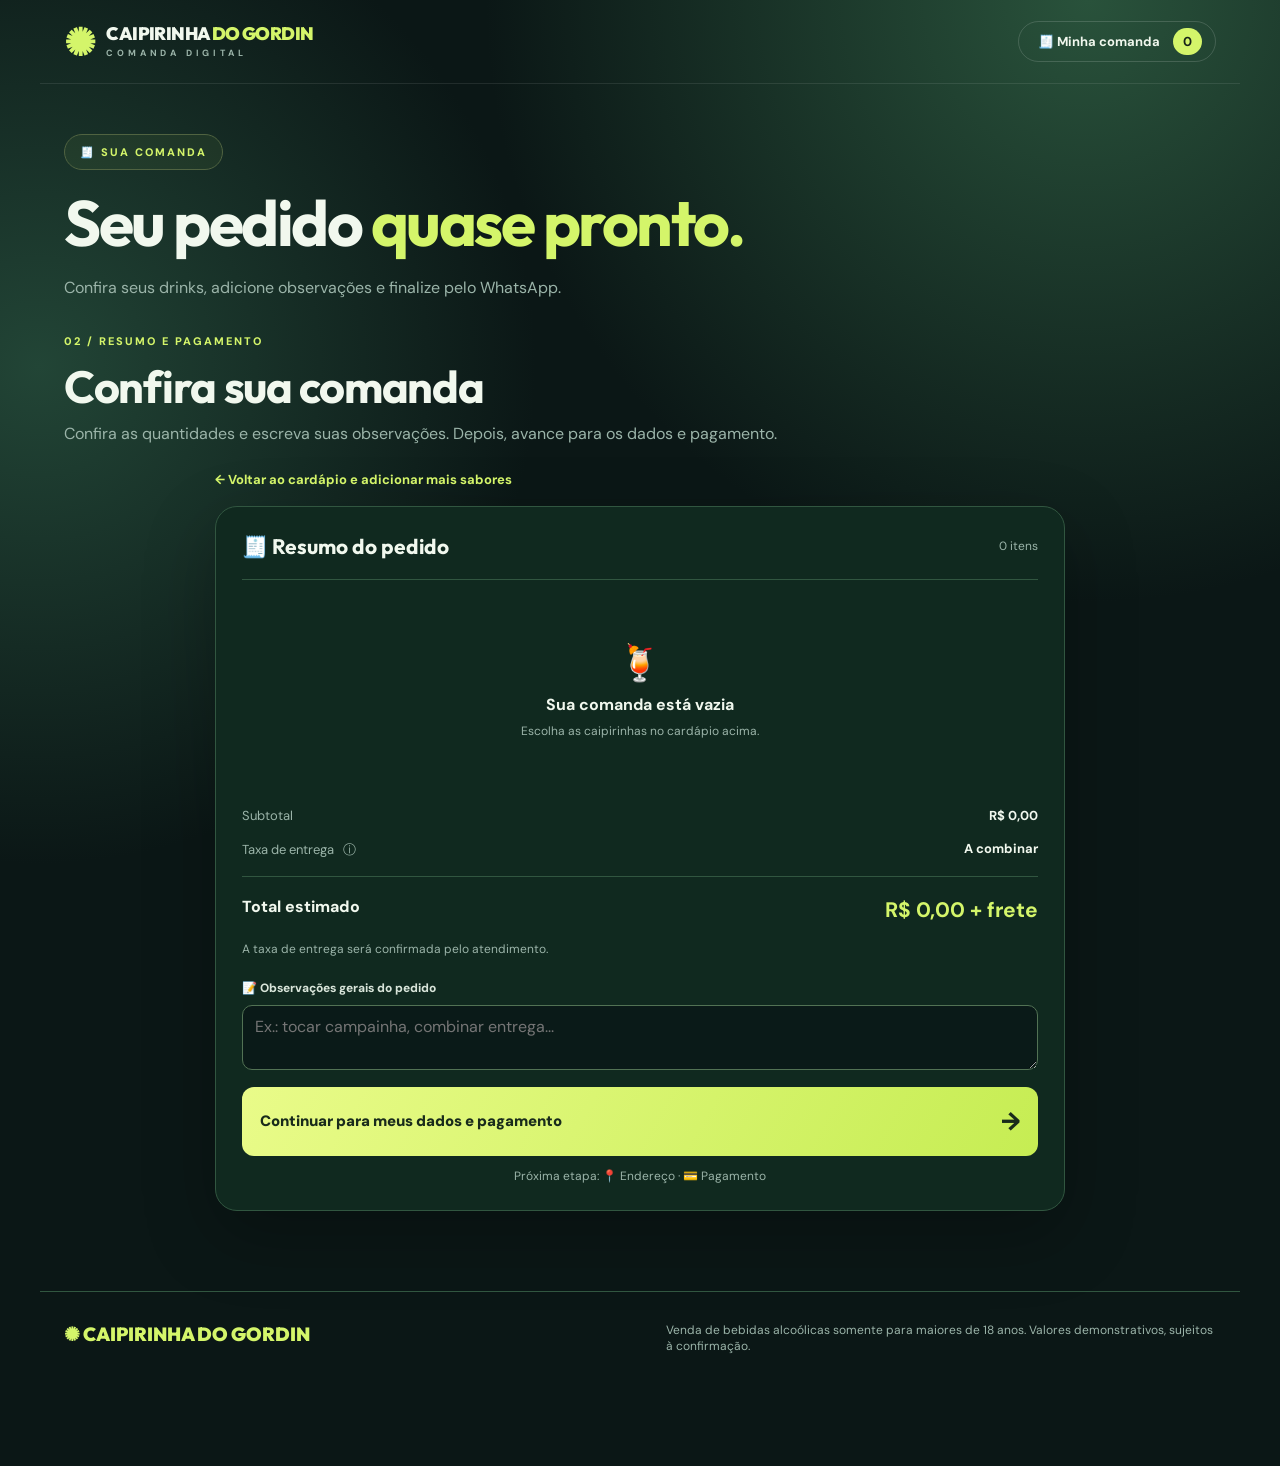
<file: resumo.html>
<!doctype html>
<html lang="pt-BR">
<head>
<meta charset="utf-8"><meta name="viewport" content="width=device-width,initial-scale=1"><meta name="theme-color" content="#0b1716">
<title>Caipirinha do Gordin | Resumo da comanda</title>
<meta name="description" content="Escolha seus sabores de caipirinha e envie o pedido pelo WhatsApp.">
<link rel="preconnect" href="https://images.unsplash.com">
<link rel="stylesheet" href="style.css">
</head>
<body data-page="summary"><header class="topbar"><a class="brand" href="index.html"><span class="brand-icon">✺</span><span>CAIPIRINHA<span class="brand-accent"> DO GORDIN</span><small>COMANDA DIGITAL</small></span></a><a class="top-cart" href="resumo.html">🧾 Minha comanda <span id="cartCount">0</span></a></header><main><section class="summary-intro wrap"><span class="eyebrow">🧾 SUA COMANDA</span><h1>Seu pedido <em>quase pronto.</em></h1><p>Confira seus drinks, adicione observações e finalize pelo WhatsApp.</p></section><section class="order-area wrap" id="pedido"><div class="section-head"><div><span class="kicker">02 / RESUMO E PAGAMENTO</span><h2>Confira sua comanda</h2><p>Confira as quantidades e escreva suas observações. Depois, avance para os dados e pagamento.</p></div></div><div class="checkout-grid"><a class="back-to-menu" href="index.html">← Voltar ao cardápio e adicionar mais sabores</a><section class="panel basket" id="summaryPanel"><div class="panel-head"><h3>🧾 Resumo do pedido</h3><span id="itemIndicator">0 itens</span></div><div id="basketItems" class="basket-items"></div><div class="basket-totals"><div><span>Subtotal</span><strong id="subtotal">R$ 0,00</strong></div><div><span>Taxa de entrega <button class="info-btn" type="button" title="Defina a taxa em config.js">ⓘ</button></span><strong id="deliveryPrice">A combinar</strong></div><div class="grand"><span>Total estimado</span><strong id="grandTotal">R$ 0,00</strong></div></div><p id="deliveryNote" class="tiny-note">A taxa de entrega será confirmada pelo atendimento.</p>
<div class="field order-note-field"><label for="notes">📝 Observações gerais do pedido</label><textarea id="notes" name="notes" rows="2" maxlength="400" placeholder="Ex.: tocar campainha, combinar entrega..."></textarea></div>
<button type="button" class="checkout-btn proceed-btn" id="continueOrder">Continuar para meus dados e pagamento <span>→</span></button><p class="next-hint">Próxima etapa: 📍 Endereço · 💳 Pagamento</p></section>
<section class="panel form-panel" id="detailsPanel" hidden><div class="panel-head"><h3>📍 Seus dados</h3><button type="button" id="backToCart" class="back-btn">← Voltar à comanda</button></div><div class="step-hint">ETAPA 2 DE 2 · ENTREGA E PAGAMENTO</div><form id="orderForm" novalidate><div class="field"><label for="customer">Seu nome *</label><input id="customer" name="customer" placeholder="Como podemos chamar você?" autocomplete="name" required maxlength="90"></div><div class="form-grid"><div class="field"><label for="phone">WhatsApp para contato *</label><input id="phone" name="phone" inputmode="tel" type="tel" placeholder="(00) 99999-9999" autocomplete="tel" required maxlength="20"></div><div class="field"><label for="district">Bairro *</label><input id="district" name="district" placeholder="Seu bairro" required maxlength="90"></div></div><div class="form-grid street-grid"><div class="field"><label for="street">Rua *</label><input id="street" name="street" placeholder="Nome da rua" required maxlength="120"></div><div class="field"><label for="number">Número *</label><input id="number" name="number" placeholder="Nº" required maxlength="16"></div></div><div class="field"><label for="reference">Ponto de referência</label><input id="reference" name="reference" placeholder="Próximo à praça, portão azul..." maxlength="160"></div>
<div class="payment-title"><h3>💳 Forma de pagamento</h3><p>Escolha como deseja pagar.</p></div><div class="payment-options" role="radiogroup" aria-label="Forma de pagamento"><label class="pay-option"><input type="radio" name="payment" value="pix" checked><span>◈</span><strong>Pix</strong><small>Copiar chave</small></label><label class="pay-option"><input type="radio" name="payment" value="cash"><span>▣</span><strong>Dinheiro</strong><small>Calcular troco</small></label><label class="pay-option"><input type="radio" name="payment" value="card"><span>▤</span><strong>Cartão</strong><small>Na entrega</small></label></div>
<div class="pay-details" id="pixDetails"><div class="mini-eyebrow">1 · COPIE SUA CHAVE PIX</div><div class="pix-key"><code id="pixKeyText"></code><button type="button" id="copyPix" class="copy-btn">Copiar</button></div><div class="mini-eyebrow">2 · INFORMAÇÕES DO RECEBEDOR</div><div class="receiver"><span>Nome</span><strong id="pixRecipient"></strong><span>Instituição</span><strong id="pixBank"></strong></div><div class="mini-eyebrow">3 · ENVIE O COMPROVANTE</div><p class="note">Depois de realizar a transferência no seu banco, envie o pedido pelo WhatsApp e anexe o comprovante na conversa. A cópia da chave não confirma pagamento.</p></div>
<div class="pay-details" id="cashDetails" hidden><div class="field"><label for="cashAmount">Valor que vai entregar (R$) *</label><input id="cashAmount" type="text" inputmode="decimal" placeholder="Ex.: 100,00"></div><div class="change-row"><span>Troco estimado</span><strong id="changeAmount">R$ 0,00</strong></div><p class="note">O troco considera o total exibido. Se a taxa de entrega estiver a combinar, o valor final e o troco precisam ser confirmados.</p></div>
<div class="pay-details" id="cardDetails" hidden><p class="note">💳 Você paga com cartão na entrega. A disponibilidade da maquininha e a bandeira serão confirmadas no atendimento.</p><div class="field"><label for="cardType">Preferência de cartão</label><select id="cardType"><option value="Não informada">Selecionar (opcional)</option><option value="Débito">Débito</option><option value="Crédito">Crédito</option></select></div></div>
<label class="age-check"><input type="checkbox" id="adultConfirm" required> Confirmo que tenho 18 anos ou mais. *</label>
<p id="formStatus" class="form-status" aria-live="polite"></p><button type="submit" class="checkout-btn" id="sendOrder">Enviar comanda pelo WhatsApp <span>↗</span></button><button type="button" id="previewOrder" class="preview-btn">Visualizar mensagem do pedido</button></form></section></div></section>
</main><dialog id="previewDialog"><div class="dialog-head"><h3>Prévia da comanda</h3><button id="closeDialog" aria-label="Fechar">✕</button></div><pre id="previewText"></pre><button type="button" id="copyMessage" class="checkout-btn">Copiar mensagem</button></dialog><footer class="footer-info wrap"><span>✺ CAIPIRINHA DO GORDIN</span><p>Venda de bebidas alcoólicas somente para maiores de 18 anos. Valores demonstrativos, sujeitos à confirmação.</p></footer><div id="toast" class="toast" role="status" aria-live="polite"></div><script src="config.js"></script><script src="app.js"></script></body></html>
</file>
<file: style.css>
@import url('https://fonts.googleapis.com/css2?family=DM+Sans:wght@400;500;600;700;800&family=Outfit:wght@400;500;600;700;800;900&display=swap');
:root{--bg:#0b1716;--surface:#122321;--surface2:#172d29;--edge:#29423a;--text:#f1f8ee;--muted:#9bb4a9;--lime:#cbef66;--yellow:#f8da8c;--green:#86c585}*{box-sizing:border-box}html{scroll-behavior:smooth}body{margin:0;background:radial-gradient(ellipse 60% 38% at 90% 2%,#244733 0,transparent 70%),var(--bg);font-family:'DM Sans',sans-serif;color:var(--text)}button,input,select,textarea{font:inherit}button{cursor:pointer}a{color:inherit;text-decoration:none}.wrap{max-width:1200px;margin:auto;padding-left:24px;padding-right:24px}.topbar{height:84px;max-width:1200px;margin:auto;display:flex;align-items:center;justify-content:space-between;padding:0 24px;border-bottom:1px solid #ffffff17}.brand{display:flex;align-items:center;gap:11px;font-family:Outfit,sans-serif;font-size:25px;font-weight:900;letter-spacing:-1.4px;line-height:1}.brand-icon{font-size:38px;color:var(--lime)}.brand-accent{color:var(--lime)}.brand small{display:block;font:700 9px 'DM Sans',sans-serif;letter-spacing:3.8px;color:var(--muted);margin-top:4px}.top-cart{border:1px solid #ffffff26;border-radius:40px;padding:11px 13px 11px 19px;font-size:13px;font-weight:700}.top-cart span{background:var(--lime);color:#172419;padding:5px 10px;border-radius:50px;margin-left:10px}.hero{display:grid;grid-template-columns:1fr 1fr;min-height:570px;align-items:center;gap:56px;padding-top:60px;padding-bottom:75px}.eyebrow,.kicker,.mini-eyebrow{font-size:11px;font-weight:800;letter-spacing:2px;color:var(--lime)}.eyebrow{display:inline-flex;gap:9px;align-items:center;border:1px solid #506341;border-radius:40px;padding:10px 15px;background:#bde85c0f}.status-dot{width:7px;height:7px;border-radius:50%;background:var(--lime);box-shadow:0 0 12px var(--lime)}h1,h2,h3,p{margin-top:0}h1,h2,h3{font-family:Outfit,sans-serif}h1{font-size:clamp(55px,6vw,94px);letter-spacing:-5px;line-height:.98;margin:30px 0 25px}h1 em{font-style:normal;color:var(--lime)}.hero p{color:var(--muted);line-height:1.8;font-size:16px;max-width:480px}.hero-action{display:inline-flex;gap:46px;align-items:center;background:var(--lime);border-radius:12px;color:#152316;font-weight:800;padding:17px 22px;margin:15px 0 28px;transition:transform .2s}.hero-action:hover,.add-btn:hover,.checkout-btn:hover{transform:translateY(-2px)}.hero-action span{font-size:24px}.hero-tags{display:flex;gap:20px;flex-wrap:wrap;color:var(--muted);font-size:12px}.hero-art{height:460px;position:relative;border-radius:32px;background:linear-gradient(140deg,#416b30,#122d1f);padding:12px;box-shadow:0 35px 90px #0007;transform:rotate(2deg)}.hero-art>img{height:100%;width:100%;object-fit:cover;border-radius:23px}.hero-art::before{content:'✺';position:absolute;z-index:1;font-size:78px;right:-25px;top:-44px;color:var(--lime)}.float-pill{position:absolute;bottom:25px;left:-28px;background:#effbd5;color:#233a29;padding:17px 23px;border-radius:14px;font-weight:900;box-shadow:0 12px 30px #0006;font-size:13px}.catalog{padding-top:38px;padding-bottom:75px}.section-head{display:flex;align-items:center;justify-content:space-between;margin-bottom:27px;gap:16px}.section-head h2{font-size:clamp(30px,4vw,45px);letter-spacing:-1.5px;margin:8px 0}.section-head p{color:var(--muted);margin:0}.pill{background:#20382b;border:1px solid #536a3e;color:#dcefad;border-radius:99px;padding:10px 16px;font-size:12px;font-weight:700}.product-grid{display:grid;grid-template-columns:repeat(3,minmax(0,1fr));gap:20px}.product-card{overflow:hidden;background:var(--surface);border:1px solid var(--edge);border-radius:22px;transition:transform .2s,border-color .2s}.product-card:hover{transform:translateY(-4px);border-color:#799650}.product-image{height:207px;position:relative;background:radial-gradient(circle,#567b49,#263b2a);overflow:hidden}.product-image img{width:100%;height:100%;object-fit:cover}.emoji-fallback{display:none;font-size:85px;position:absolute;inset:0;place-items:center}.image-fallback .emoji-fallback{display:grid}.photo-tag{position:absolute;top:16px;left:16px;border-radius:20px;background:#c8ee6e;color:#1f311b;font-size:10px;font-weight:900;letter-spacing:1px;padding:8px 11px}.product-body{padding:22px}.product-top{display:flex;justify-content:space-between;gap:10px}.product-top h3{font-size:20px;line-height:1.1;margin:0}.product-top strong{white-space:nowrap;color:var(--lime);font-size:17px}.product-body p{margin:12px 0 20px;color:var(--muted);font-size:13px;min-height:18px}.product-body label,.field label{display:block;font-size:12px;font-weight:800;margin:0 0 9px;color:#d8e4d9}.product-body select,.field input,.field select,.field textarea{width:100%;background:#0a1a18;color:var(--text);border:1px solid #385148;border-radius:10px;padding:13px;outline:none}.product-body select:focus,.field input:focus,.field textarea:focus,.field select:focus{border-color:var(--lime)}.product-actions{display:flex;gap:12px;margin-top:18px}.stepper{display:flex;align-items:center;background:#0b1b17;border:1px solid #365147;border-radius:10px}.stepper button{width:33px;border:0;background:transparent;color:var(--text);font-size:19px}.stepper output{width:24px;text-align:center;font-weight:800}.add-btn{flex:1;background:var(--lime);color:#18251a;font-size:13px;font-weight:900;border:0;border-radius:10px;padding:13px 8px;transition:transform .2s}.order-area{padding-top:35px;padding-bottom:80px}.checkout-grid{display:grid;grid-template-columns:0.92fr 1.08fr;gap:22px;align-items:start}.panel{background:var(--surface);border:1px solid var(--edge);border-radius:22px;padding:26px}.panel-head{display:flex;justify-content:space-between;gap:10px;align-items:center;border-bottom:1px solid var(--edge);padding-bottom:20px;margin-bottom:22px}.panel-head h3{margin:0;font-size:21px}.panel-head span{font-size:12px;color:var(--muted)}.basket-line{display:flex;align-items:center;gap:12px;border-bottom:1px solid #ffffff14;padding:16px 0}.basket-line>strong{font-size:13px;white-space:nowrap;margin-left:auto}.basket-emoji{font-size:27px;background:#254030;border-radius:11px;padding:11px}.basket-description{display:flex;flex-direction:column;gap:5px;flex:1}.basket-description strong{font-size:13px}.basket-description small{font-size:11px;color:var(--muted)}.basket-description button{align-self:flex-start;background:transparent;border:0;padding:0;color:#f7baaa;font-size:11px}.empty-basket{text-align:center;padding:38px 15px;color:var(--muted);font-size:35px}.empty-basket strong{font-size:16px;display:block;color:var(--text);margin:8px 0}.empty-basket p{font-size:12px}.basket-totals{margin-top:18px}.basket-totals>div{display:flex;justify-content:space-between;margin:16px 0;color:var(--muted);font-size:13px}.basket-totals strong{color:var(--text)}.basket-totals .grand{border-top:1px solid var(--edge);padding-top:19px;color:var(--text);font-weight:800;font-size:16px}.grand strong{font-size:21px;color:var(--lime)}.tiny-note,.note{font-size:12px;line-height:1.65;color:var(--muted)}.info-btn{border:0;background:transparent;color:var(--muted)}.field{margin-bottom:17px}.form-grid{display:grid;grid-template-columns:1fr 1fr;gap:14px}.street-grid{grid-template-columns:3fr 1fr}textarea{resize:vertical}.payment-title{margin:32px 0 15px}.payment-title h3{margin-bottom:5px;font-size:21px}.payment-title p{font-size:12px;color:var(--muted)}.payment-options{display:grid;grid-template-columns:repeat(3,minmax(0,1fr));gap:9px}.pay-option{border:1px solid #385148;padding:14px 8px;border-radius:12px;display:flex;flex-direction:column;gap:5px;align-items:center;text-align:center;cursor:pointer;position:relative}.pay-option:has(input:checked){border:1px solid var(--lime);background:#badf6713}.pay-option input{position:absolute;top:9px;left:9px;accent-color:var(--lime)}.pay-option>span{font-size:26px;color:var(--lime);padding-top:6px}.pay-option strong{font-size:13px}.pay-option small{font-size:10px;color:var(--muted)}.pay-details{margin-top:15px;background:#0b1b18;border:1px solid #385148;border-radius:12px;padding:18px}.pay-details[hidden]{display:none}.mini-eyebrow{letter-spacing:1px;margin:12px 0;color:var(--lime)}.pix-key{display:flex;gap:10px;border:1px dashed #6e8954;background:#19332b;padding:11px;align-items:center;border-radius:9px;min-width:0}.pix-key code{overflow-wrap:anywhere;word-break:break-word;font-size:12px;flex:1}.copy-btn{background:var(--lime);color:#1e2f1e;border:0;border-radius:8px;padding:11px;font-weight:900}.receiver{display:grid;grid-template-columns:auto 1fr;gap:10px;font-size:12px}.receiver span{color:var(--muted)}.receiver strong{text-align:right}.change-row{display:flex;justify-content:space-between;align-items:center;margin:12px 0}.change-row strong{font-size:22px;color:var(--lime)}.age-check{display:flex;align-items:flex-start;gap:10px;color:var(--muted);font-size:12px;margin:20px 0}.age-check input{accent-color:var(--lime);width:17px;height:17px}.form-status{color:#ffbfae;font-size:12px;margin:10px 0}.checkout-btn{width:100%;background:var(--lime);color:#192b1b;border:0;border-radius:12px;padding:18px;font-weight:900;display:flex;align-items:center;justify-content:space-between;font-size:15px;transition:transform .2s}.checkout-btn span{font-size:25px}.preview-btn{width:100%;margin-top:12px;background:transparent;border:1px solid #4d674f;border-radius:10px;color:var(--text);padding:12px;font-weight:700}.footer-info{border-top:1px solid var(--edge);display:flex;justify-content:space-between;gap:20px;padding-top:30px;padding-bottom:100px;color:var(--muted);font-size:12px}.footer-info span{font:900 19px Outfit;color:var(--lime);white-space:nowrap}.footer-info p{max-width:550px}.floating-cart{display:none}.toast{position:fixed;bottom:28px;left:50%;transform:translate(-50%,30px);background:#ddf9aa;color:#233619;padding:14px 23px;border-radius:14px;font-weight:800;opacity:0;pointer-events:none;transition:.25s;z-index:5;max-width:90%;text-align:center}.toast.show{opacity:1;transform:translate(-50%,0)}dialog{border:1px solid #587854;background:var(--surface);color:var(--text);border-radius:19px;width:min(95vw,640px);max-height:80vh;padding:24px}dialog::backdrop{background:#000b}.dialog-head{display:flex;justify-content:space-between;align-items:center}.dialog-head h3{margin:0}.dialog-head button{border:0;background:transparent;color:white;font-size:22px}dialog pre{white-space:pre-wrap;overflow-wrap:anywhere;max-height:53vh;overflow:auto;background:#091613;padding:16px;border-radius:10px;font-size:12px;line-height:1.5}@media(max-width:950px){.product-grid{grid-template-columns:repeat(2,minmax(0,1fr))}.hero{gap:32px}.hero-art{height:380px}.checkout-grid{grid-template-columns:1fr}}@media(max-width:620px){.wrap{padding-left:16px;padding-right:16px}.topbar{padding:0 16px;height:73px}.brand{font-size:21px}.brand-icon{font-size:32px}.top-cart{font-size:11px}.hero{grid-template-columns:1fr;gap:25px;padding-top:48px;padding-bottom:35px;min-height:auto}.hero h1{font-size:60px;letter-spacing:-3px}.hero-art{height:280px;margin:10px 14px 15px}.float-pill{left:-15px;font-size:11px;padding:12px}.hero-art::before{font-size:50px;right:-18px;top:-27px}.hero-tags{font-size:10px}.product-grid{grid-template-columns:1fr;gap:15px}.product-image{height:230px}.catalog{padding-bottom:40px}.section-head h2{font-size:32px}.pill{display:none}.panel{padding:18px}.form-grid{grid-template-columns:1fr;gap:0}.street-grid{grid-template-columns:3fr 1fr;gap:12px}.payment-options{gap:6px}.pay-option{padding:12px 4px}.pay-option strong{font-size:11px}.pay-option small{font-size:9px}.pay-option>span{font-size:22px}.floating-cart{display:flex;position:fixed;bottom:12px;left:12px;right:12px;z-index:3;background:var(--lime);border-radius:13px;color:#1c2b1d;padding:15px 20px;align-items:center;gap:8px;font-size:13px;font-weight:900;box-shadow:0 10px 30px #0007}.floating-cart b{margin-left:auto}.footer-info{flex-direction:column;padding-bottom:110px}.toast{bottom:82px}.receiver{grid-template-columns:1fr;gap:3px}.receiver strong{text-align:left;margin-bottom:7px}}@media(prefers-reduced-motion:reduce){*{scroll-behavior:auto!important;transition:none!important}}

/* PERSONALIZAÇÃO CAIPIRINHA DO GORDIN */
.product-grid{grid-template-columns:minmax(0,680px);justify-content:center}
.product-image{height:275px}
.drink-options{padding:0;border:0;margin:10px 0 22px;display:grid;grid-template-columns:1fr 1fr;gap:10px}
.drink-options legend{width:100%;margin-bottom:12px;color:#d8e4d9;font-size:12px;font-weight:800}
.drink-choice{position:relative!important;display:flex!important;gap:9px;align-items:center;border:1px solid #41604c;border-radius:12px;padding:15px!important;margin:0!important;cursor:pointer;background:#0b1c18}
.drink-choice:has(input:checked){border-color:var(--lime);background:#cbef6615}
.drink-choice input{accent-color:var(--lime)}
.drink-choice span{font-size:14px;font-weight:800}
.standard-ingredients{background:#19352a;border:1px solid #49694a;padding:16px;border-radius:14px;margin:0 0 18px}
.standard-ingredients>strong{font-size:12px}.ingredient-tags{display:flex;flex-wrap:wrap;gap:7px;margin:12px 0}.ingredient-tags span{font-size:12px;border:1px solid #62864c;background:#ccef6715;color:#e3f4bf;padding:8px 11px;border-radius:30px}.standard-ingredients small{color:var(--muted);font-size:11px}
.item-note{width:100%;background:#0a1a18;color:var(--text);border:1px solid #385148;border-radius:10px;padding:13px;resize:vertical;margin-bottom:15px}.item-note:focus{outline:1px solid var(--lime)}
.qty-label{margin-top:4px!important}.basket-note{color:#e5d5a4!important}.instagram-link{display:inline-flex;align-items:center;margin:0 0 27px 12px;padding:16px 19px;border-radius:12px;background:linear-gradient(115deg,#833ab4,#e1306c,#f77737);color:white;font-size:13px;font-weight:900}
.brand{font-size:18px;letter-spacing:-.6px}.footer-info span{white-space:normal}
@media(max-width:620px){.product-grid{grid-template-columns:minmax(0,1fr)}.instagram-link{margin-left:0}.brand{font-size:15px}.product-image{height:240px}}

/* V2 · COMANDA TROPICAL COM ETAPAS */
:root{--bg:#071a16;--surface:#10291f;--surface2:#183b29;--edge:#315640;--lime:#d4f56a;--yellow:#ffc86e}
body{background:radial-gradient(ellipse 65% 30% at 95% 0,#235536aa 0,transparent 73%),radial-gradient(ellipse 50% 45% at 4% 43%,#123a2c8a 0,transparent 72%),#071a16}
.hero{min-height:450px;padding-top:36px;padding-bottom:48px}.hero-art{height:365px}.catalog{padding-top:18px;padding-bottom:38px}.section-head h2{letter-spacing:-1.3px}
.product-grid{grid-template-columns:minmax(0,560px)}.product-card{border-radius:24px;box-shadow:0 22px 65px #0005}.product-image{height:190px}.product-body{padding:18px}.product-body p{margin:7px 0 12px}.drink-options{margin:8px 0 12px;gap:8px}.drink-choice{padding:11px!important}.standard-ingredients{padding:12px;margin-bottom:10px}.ingredient-tags{margin:8px 0}.ingredient-tags span{padding:6px 9px}.product-actions{margin-top:11px}.photo-tag{background:#f3d37d;color:#28341c}.hero h1 em{color:#e4f884}.hero-art::before{content:'🍋';font-size:60px}.float-pill{background:#ffda88}
.checkout-grid{display:block;max-width:820px;margin:0 auto}.panel{box-shadow:0 25px 70px #0004}.panel[hidden]{display:none!important}.basket-line{align-items:flex-start}.basket-description{min-width:0}.cart-note-label{font-size:12px;font-weight:800;color:#e0eebd;margin-top:7px}.cart-note,.order-note-field textarea{display:block;width:100%;background:#0a1a18;color:var(--text);border:1px solid #527254;border-radius:10px;padding:10px 12px;resize:vertical;min-height:65px;outline:none}.cart-note:focus,.order-note-field textarea:focus{border-color:var(--lime)}.order-note-field{margin-top:20px}.proceed-btn{margin-top:15px;background:linear-gradient(120deg,#e9fb89,#c6ed53)}.next-hint{text-align:center;color:var(--muted);font-size:12px;margin:12px 0 0}.back-btn{background:#203d2c;border:1px solid #456c4f;border-radius:9px;color:#ebf9dd;padding:9px 12px;font-size:12px;font-weight:700}.step-hint{color:var(--lime);font-size:10px;font-weight:800;letter-spacing:1.6px;margin:-4px 0 22px}.instagram-link{box-shadow:0 10px 28px #a52f6360}
@media(max-width:620px){.hero{padding-top:34px;padding-bottom:23px}.hero-art{height:230px}.product-image{height:165px}.product-body{padding:15px}.product-top h3{font-size:18px}.standard-ingredients small{font-size:10px}.drink-choice span{font-size:13px}.panel-head{flex-wrap:wrap}.basket-emoji{padding:7px;font-size:22px}.basket-line{gap:7px}.basket-line>strong{font-size:11px}.basket-description strong{font-size:12px}.product-actions{gap:8px}}

/* V3 — cardápio vertical e transição entre páginas */
body{background:radial-gradient(circle at 85% 0%,#29523b 0%,transparent 33%),radial-gradient(circle at 3% 25%,#224536 0%,transparent 30%),#0b1716}
.compact-hero{padding-top:46px;padding-bottom:20px;display:flex;justify-content:space-between;align-items:center;gap:25px}
.compact-hero h1,.summary-intro h1{font-size:clamp(35px,5vw,64px);letter-spacing:-2.5px;line-height:1.08;margin:18px 0}.compact-hero h1 em,.summary-intro h1 em{color:var(--lime)}
.compact-hero p,.summary-intro p{color:var(--muted);line-height:1.6;max-width:650px}.hero-stamp{background:radial-gradient(circle at 30% 20%,#467d3c,#193c30);border:1px solid #63885c;box-shadow:0 25px 65px #0005;padding:28px;border-radius:24px;min-width:200px;text-align:center;font-size:56px;transform:rotate(6deg)}.hero-stamp span{display:block;font-size:20px;font-weight:900;line-height:1.15;color:#ebffce}
.catalog{padding-top:22px}.product-grid{display:flex;flex-direction:column;gap:16px;max-width:920px;margin:auto}.product-card{display:grid;grid-template-columns: minmax(230px,40%) 1fr;min-height:252px;background:linear-gradient(130deg,#172a24,#11201d);border:1px solid #365342;border-radius:22px;overflow:hidden;box-shadow:0 15px 35px #0003}.product-card:hover{transform:none;border-color:var(--lime)}.product-image{height:100%;min-height:252px}.product-image img{display:block;height:100%;width:100%;object-fit:cover}.product-body{padding:20px 22px}.product-body p{margin:8px 0 12px;min-height:0}.product-top h3{font-size:23px}.drink-options{margin:10px 0 12px}.standard-ingredients{display:none}.product-actions{margin-top:12px}.photo-tag{top:12px;left:12px}.catalog-end{max-width:920px;margin:26px auto 0;display:grid;gap:12px}.catalog-end small{text-align:center;color:var(--muted)}.catalog-end .checkout-btn{max-width:100%}.summary-intro{padding-top:50px}.order-area{padding-top:12px}.back-to-menu{display:inline-block;color:var(--lime);font-weight:700;font-size:13px;margin-bottom:18px}.checkout-grid{max-width:850px}.checkout-grid .back-to-menu{display:block}.basket-line{gap:11px}.basket-description{min-width:0}.product-card .drink-options .drink-choice{min-width:110px}
@media(max-width:620px){.compact-hero{padding-top:29px;padding-bottom:13px}.compact-hero h1{font-size:40px}.hero-stamp{display:none}.product-grid{gap:13px}.product-card{grid-template-columns: 1fr;min-height:0}.product-image{height:220px;min-height:0}.product-body{padding:16px}.product-top h3{font-size:20px}.catalog-end{padding-bottom:60px}.summary-intro{padding-top:26px}.summary-intro h1{font-size:39px}.catalog{padding-bottom:55px}}
@media(min-width:621px) and (max-width:800px){.product-card{grid-template-columns:36% 1fr}.product-image{min-height:285px}}
</file>
